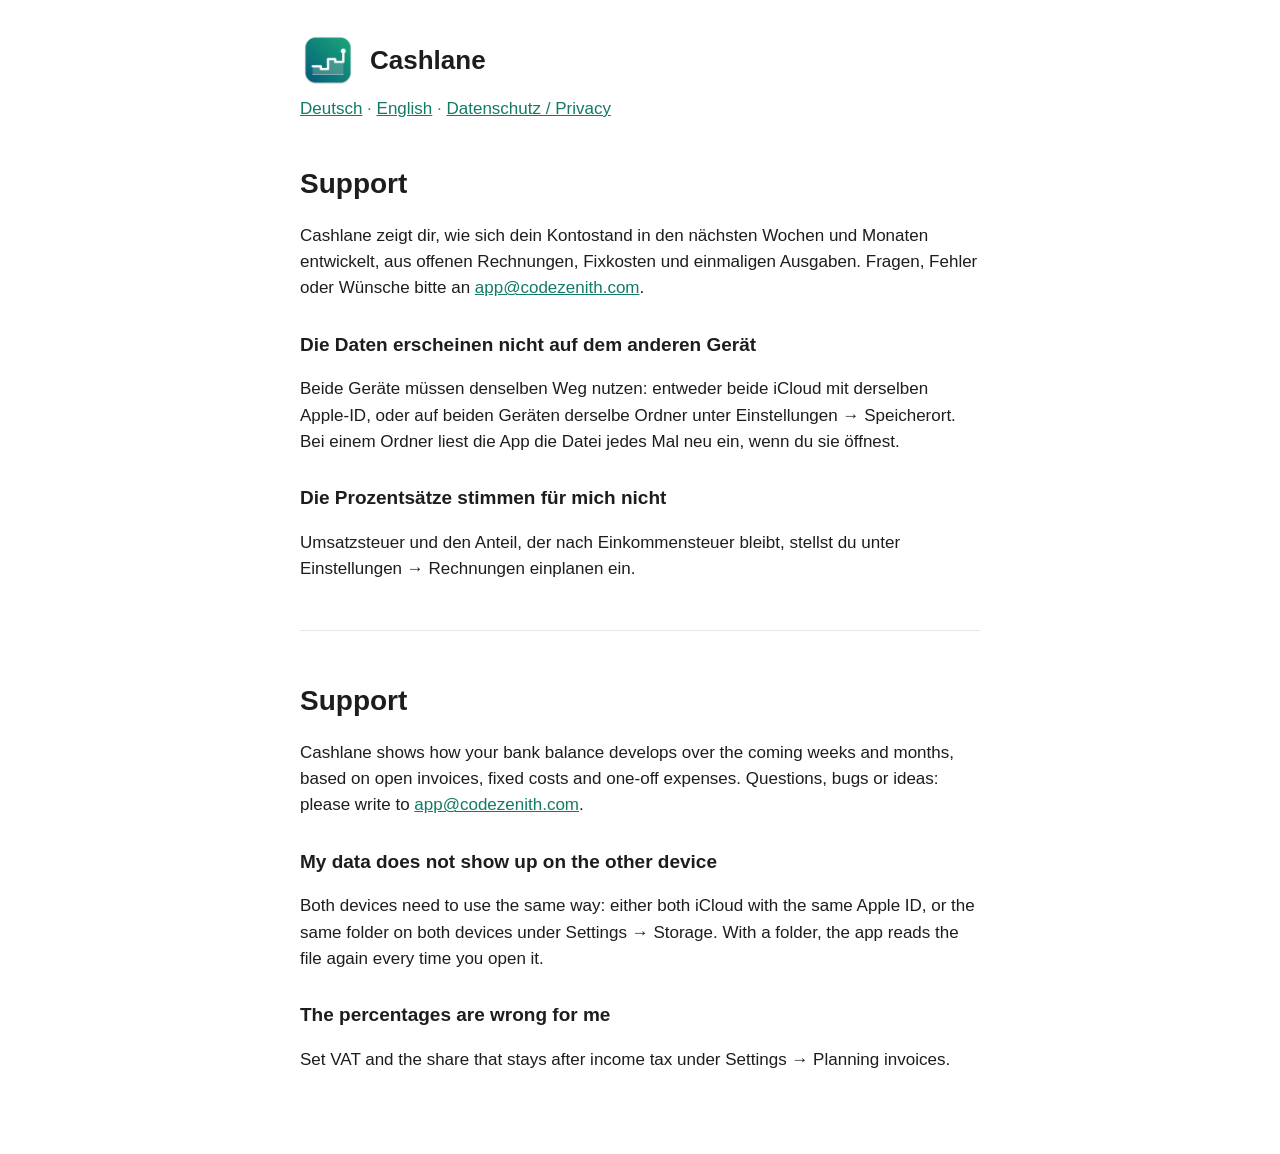
<file: index.html>
<!doctype html>
<html lang="de">
<head>
<meta charset="utf-8">
<meta name="viewport" content="width=device-width, initial-scale=1">
<title>Cashlane – Support</title>
<link rel="stylesheet" href="style.css">
</head>
<body>
<main>
<header><img src="icon.png" alt=""><a href="./">Cashlane</a></header>
<nav><a href="#de">Deutsch</a> · <a href="#en">English</a> · <a href="privacy.html">Datenschutz / Privacy</a></nav>

<section id="de" lang="de">
<h1>Support</h1>
<p>Cashlane zeigt dir, wie sich dein Kontostand in den nächsten Wochen und Monaten entwickelt, aus offenen Rechnungen, Fixkosten und einmaligen Ausgaben. Fragen, Fehler oder Wünsche bitte an <a href="mailto:app@codezenith.com">app@codezenith.com</a>.</p>

<h2>Die Daten erscheinen nicht auf dem anderen Gerät</h2>
<p>Beide Geräte müssen denselben Weg nutzen: entweder beide iCloud mit derselben Apple-ID, oder auf beiden Geräten derselbe Ordner unter Einstellungen → Speicherort. Bei einem Ordner liest die App die Datei jedes Mal neu ein, wenn du sie öffnest.</p>

<h2>Die Prozentsätze stimmen für mich nicht</h2>
<p>Umsatzsteuer und den Anteil, der nach Einkommensteuer bleibt, stellst du unter Einstellungen → Rechnungen einplanen ein.</p>
</section>

<hr>

<section id="en" lang="en">
<h1>Support</h1>
<p>Cashlane shows how your bank balance develops over the coming weeks and months, based on open invoices, fixed costs and one-off expenses. Questions, bugs or ideas: please write to <a href="mailto:app@codezenith.com">app@codezenith.com</a>.</p>

<h2>My data does not show up on the other device</h2>
<p>Both devices need to use the same way: either both iCloud with the same Apple ID, or the same folder on both devices under Settings → Storage. With a folder, the app reads the file again every time you open it.</p>

<h2>The percentages are wrong for me</h2>
<p>Set VAT and the share that stays after income tax under Settings → Planning invoices.</p>
</section>
</main>
</body>
</html>
</file>
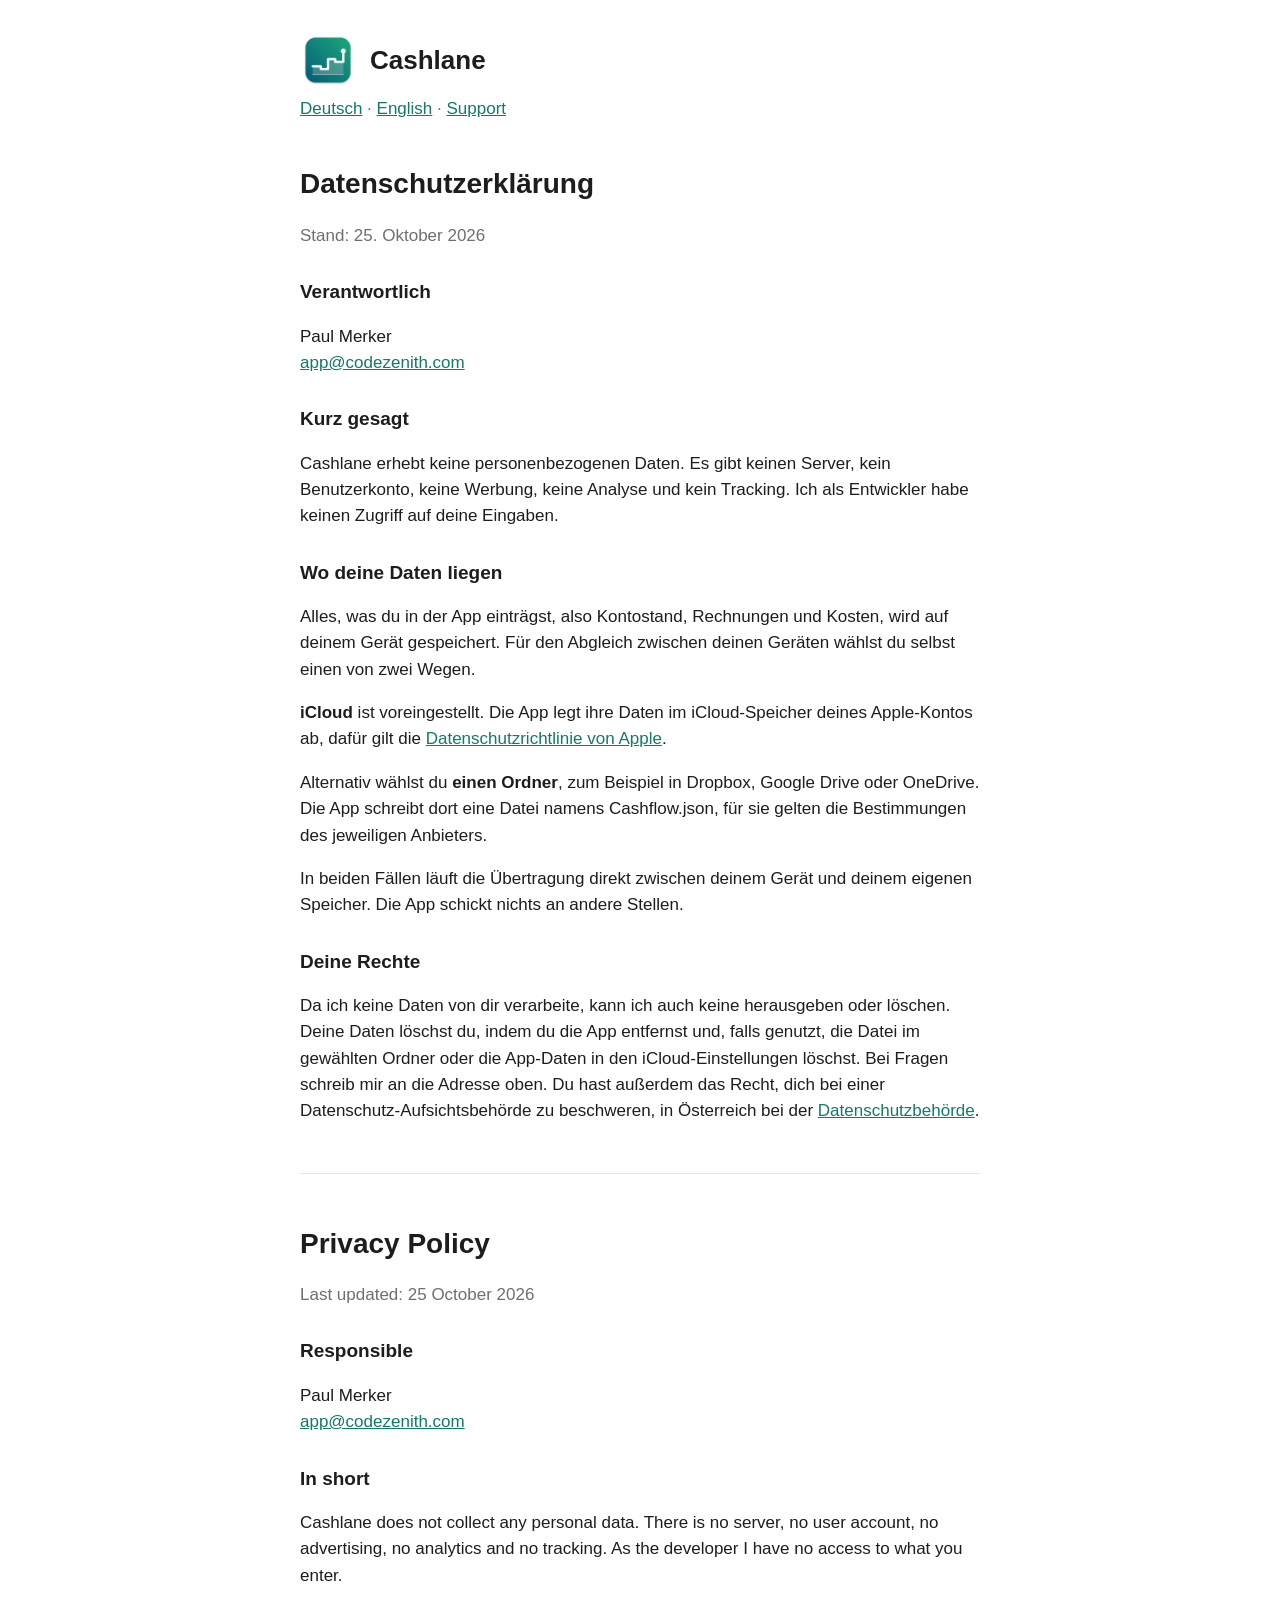
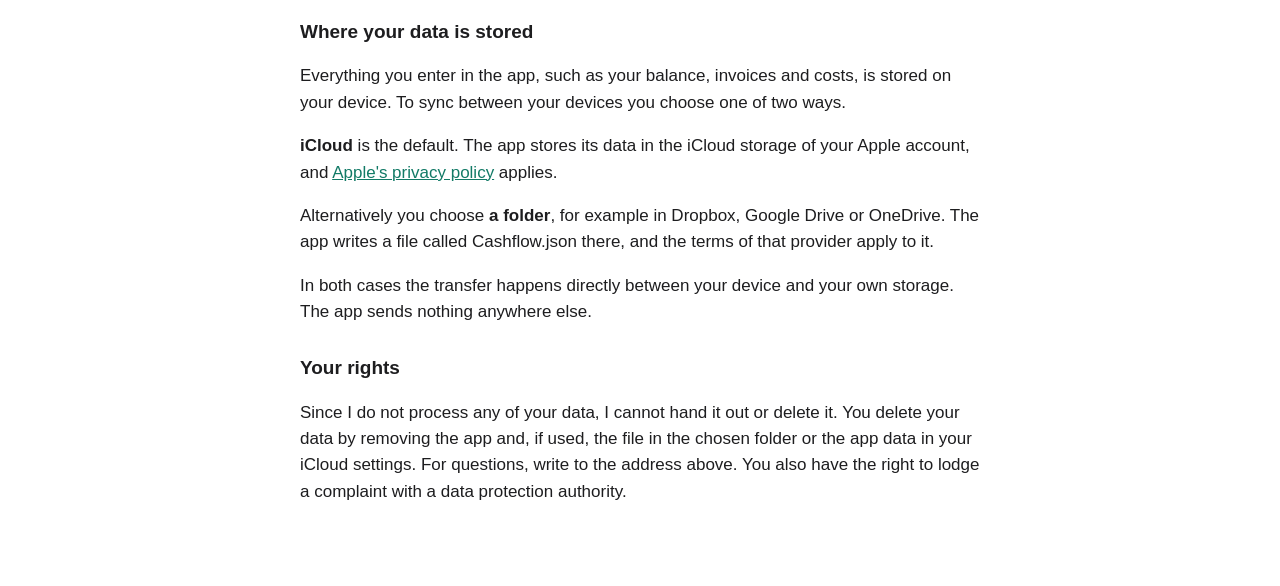
<file: privacy.html>
<!doctype html>
<html lang="de">
<head>
<meta charset="utf-8">
<meta name="viewport" content="width=device-width, initial-scale=1">
<title>Cashlane – Datenschutz / Privacy</title>
<link rel="stylesheet" href="style.css">
</head>
<body>
<main>
<header><img src="icon.png" alt=""><a href="./">Cashlane</a></header>
<nav><a href="#de">Deutsch</a> · <a href="#en">English</a> · <a href="./">Support</a></nav>

<section id="de" lang="de">
<h1>Datenschutzerklärung</h1>
<p class="muted">Stand: 25. Oktober 2026</p>

<h2>Verantwortlich</h2>
<p>Paul Merker<br><a href="mailto:app@codezenith.com">app@codezenith.com</a></p>

<h2>Kurz gesagt</h2>
<p>Cashlane erhebt keine personenbezogenen Daten. Es gibt keinen Server, kein Benutzerkonto, keine Werbung, keine Analyse und kein Tracking. Ich als Entwickler habe keinen Zugriff auf deine Eingaben.</p>

<h2>Wo deine Daten liegen</h2>
<p>Alles, was du in der App einträgst, also Kontostand, Rechnungen und Kosten, wird auf deinem Gerät gespeichert. Für den Abgleich zwischen deinen Geräten wählst du selbst einen von zwei Wegen.</p>
<p><b>iCloud</b> ist voreingestellt. Die App legt ihre Daten im iCloud-Speicher deines Apple-Kontos ab, dafür gilt die <a href="https://www.apple.com/legal/privacy/">Datenschutzrichtlinie von Apple</a>.</p>
<p>Alternativ wählst du <b>einen Ordner</b>, zum Beispiel in Dropbox, Google Drive oder OneDrive. Die App schreibt dort eine Datei namens Cashflow.json, für sie gelten die Bestimmungen des jeweiligen Anbieters.</p>
<p>In beiden Fällen läuft die Übertragung direkt zwischen deinem Gerät und deinem eigenen Speicher. Die App schickt nichts an andere Stellen.</p>

<h2>Deine Rechte</h2>
<p>Da ich keine Daten von dir verarbeite, kann ich auch keine herausgeben oder löschen. Deine Daten löschst du, indem du die App entfernst und, falls genutzt, die Datei im gewählten Ordner oder die App-Daten in den iCloud-Einstellungen löschst. Bei Fragen schreib mir an die Adresse oben. Du hast außerdem das Recht, dich bei einer Datenschutz-Aufsichtsbehörde zu beschweren, in Österreich bei der <a href="https://www.dsb.gv.at">Datenschutzbehörde</a>.</p>
</section>

<hr>

<section id="en" lang="en">
<h1>Privacy Policy</h1>
<p class="muted">Last updated: 25 October 2026</p>

<h2>Responsible</h2>
<p>Paul Merker<br><a href="mailto:app@codezenith.com">app@codezenith.com</a></p>

<h2>In short</h2>
<p>Cashlane does not collect any personal data. There is no server, no user account, no advertising, no analytics and no tracking. As the developer I have no access to what you enter.</p>

<h2>Where your data is stored</h2>
<p>Everything you enter in the app, such as your balance, invoices and costs, is stored on your device. To sync between your devices you choose one of two ways.</p>
<p><b>iCloud</b> is the default. The app stores its data in the iCloud storage of your Apple account, and <a href="https://www.apple.com/legal/privacy/">Apple's privacy policy</a> applies.</p>
<p>Alternatively you choose <b>a folder</b>, for example in Dropbox, Google Drive or OneDrive. The app writes a file called Cashflow.json there, and the terms of that provider apply to it.</p>
<p>In both cases the transfer happens directly between your device and your own storage. The app sends nothing anywhere else.</p>

<h2>Your rights</h2>
<p>Since I do not process any of your data, I cannot hand it out or delete it. You delete your data by removing the app and, if used, the file in the chosen folder or the app data in your iCloud settings. For questions, write to the address above. You also have the right to lodge a complaint with a data protection authority.</p>
</section>
</main>
</body>
</html>
</file>
<file: style.css>
:root { --bg: #ffffff; --fg: #1d1d1f; --muted: #6e6e73; --accent: #127a66; --line: #e5e5ea; }
@media (prefers-color-scheme: dark) { :root { --bg: #000000; --fg: #f5f5f7; --muted: #a1a1a6; --accent: #34c49a; --line: #2c2c2e; } }
body { margin: 0; background: var(--bg); color: var(--fg); font: 17px/1.55 -apple-system, BlinkMacSystemFont, "Helvetica Neue", sans-serif; }
main { max-width: 680px; margin: 0 auto; padding: 32px 16px 64px; }
header { display: flex; align-items: center; gap: 14px; margin-bottom: 8px; }
header img { width: 56px; height: 56px; }
header a { color: inherit; text-decoration: none; font-size: 26px; font-weight: 600; }
nav { margin: 8px 0 32px; color: var(--muted); }
nav a, p a { color: var(--accent); }
h1 { font-size: 28px; margin: 40px 0 4px; }
h2 { font-size: 19px; margin: 28px 0 4px; }
hr { border: 0; border-top: 1px solid var(--line); margin: 48px 0; }
.muted { color: var(--muted); }
</file>
